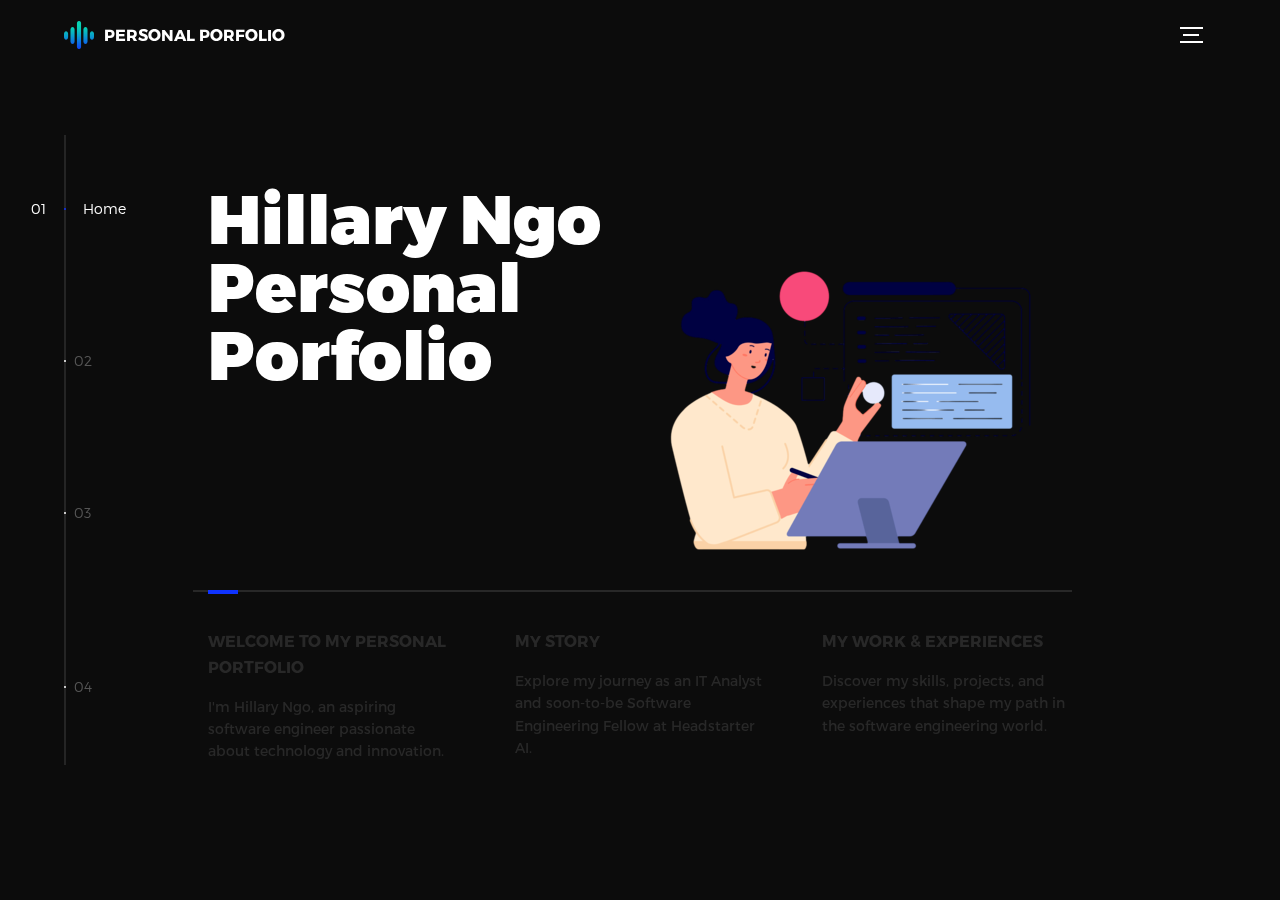
<file: HillaryPersonalPorfolio/index.html>
<!DOCTYPE html>
<html lang="en">
<head>
  <title>Personal Porfolio</title>
  <meta charset="utf-8">
  <meta name="viewport" content="width=device-width, initial-scale=1">
  <meta http-equiv="X-UA-Compatible" content="IE=edge">
  <meta name="description" content="HTML5 website template">
  <meta name="keywords" content="global, template, html, sass, jquery">
  <meta name="author" content="Bucky Maler">
  <link rel="stylesheet" href="assets/css/main.css">
</head>
<body>

<!-- notification for small viewports and landscape oriented smartphones -->
<div class="device-notification">
  <a class="device-notification--logo" href="#0">
    <img src="assets/img/logo.png" alt="Global">
    <p>Hillary's Porfolio</p>
  </a>
  <p class="device-notification--message">Thank you for checking out my personal portfolio. Hopefully, we will talk to each other soon!</p>
</div>

<div class="perspective effect-rotate-left">
  <div class="container"><div class="outer-nav--return"></div>
    <div id="viewport" class="l-viewport">
      <div class="l-wrapper">
        <header class="header">
          <a class="header--logo" href="#0">
            <img src="assets/img/logo.png" alt="Global">
            <p>Personal Porfolio</p>
          </a>
          <button class="header--cta cta">Contact Me</button>
          <div class="header--nav-toggle">
            <span></span>
          </div>
        </header>
        <nav class="l-side-nav">
          <ul class="side-nav">
            <li class="is-active"><span>Home</span></li>
            <li><span>Feature</span></li>
            <li><span>technology Used</span></li>
            <li><span>Contact</span></li>
          </ul>
        </nav>
        <ul class="l-main-content main-content">
          <li class="l-section section section--is-active">
            <div class="intro">
              <div class="intro--banner">
                <h1>Hillary Ngo<br>Personal<br>Porfolio</h1>
                <img src="assets/img/introduction-visual.png" alt="Welcome">
              </div>
              <div class="intro--options">
                <a href="#0">
                  <h3>Welcome to my personal portfolio</h3>
                  <p>I'm Hillary Ngo, an aspiring software engineer passionate about technology and innovation.</p>
                </a>
                <a href="#0">
                  <h3>My Story</h3>
                  <p>Explore my journey as an IT Analyst and soon-to-be Software Engineering Fellow at Headstarter AI.</p>
                </a>
                <a href="#0">
                  <h3>My work &amp; experiences</h3>
                  <p>Discover my skills, projects, and experiences that shape my path in the software engineering world.</p>
                </a>
              </div>
            </div>
          </li>
          <li class="l-section section">
            <div class="work">
              <h2>Feature</h2>
              <div class="work--lockup">
                <ul class="slider">
                  <li class="slider--item slider--item-left">
                    <a href="https://docs.google.com/document/d/1yLitEkkA09hI1ADBRvS2a_HHxzAeO4yOZ8hZ1AdTFXw/edit?usp=sharing">
                      <div class="slider--item-image">
                        <img src="assets/img/codeSetUp.jpg" alt="Experiences">
                      </div>
                      <p class="slider--item-title">Experiences: </p>
                      <p class="slider--item-description">
                      * IT Analyst | Knoell USA <br>
                         System analysis, troubleshooting, and improve performance. <br>
                      * SWE Fellowship @Headstarter AI <br>
                        Fellowship dedicated gainnign experience in software development. <br>
                      * click to view resume
                      </p>

                    </a>
                  </li>
                  <li class="slider--item slider--item-center">
                    <a href="https://www.linkedin.com/in/hillary-ngo/">
                      <div class="slider--item-image">
                        <img src="assets/img/profilePic.jpg" alt="About Me">
                      </div>
                      <p class="slider--item-title">About me </p>
                      <p class="slider--item-description">I am currently a second-year cs student based in Philadelphia, PA.<br>
                      I have a solid foundation in IT systems and information through internships, and work experiences.<br>
                      Currently, I am shifting my focus towards programming with a goal of becoming a proficient Software Engineer. 
                
                      </p>
                    </a>
                  </li>
                  <li class="slider--item slider--item-right">
                    <a href="#0">
                      <div class="slider--item-image">
                        <img src="assets/img/code.jpeg" alt="experiences">
                      </div>
                      <p class="slider--item-title">Proficient Langagues</p>
                      <p class="slider--item-description">Java Python C++ SWIFT <br> HTML CSS JavaScript.</p>
                    </a>
                  </li>
                </ul>
                <div class="slider--prev">
                  <svg version="1.1" id="Layer_1" xmlns="http://www.w3.org/2000/svg" xmlns:xlink="http://www.w3.org/1999/xlink" x="0px" y="0px"
                  viewBox="0 0 150 118" style="enable-background:new 0 0 150 118;" xml:space="preserve">
                  <g transform="translate(0.000000,118.000000) scale(0.100000,-0.100000)">
                    <path d="M561,1169C525,1155,10,640,3,612c-3-13,1-36,8-52c8-15,134-145,281-289C527,41,562,10,590,10c22,0,41,9,61,29
                    c55,55,49,64-163,278L296,510h575c564,0,576,0,597,20c46,43,37,109-18,137c-19,10-159,13-590,13l-565,1l182,180
                    c101,99,187,188,193,199c16,30,12,57-12,84C631,1174,595,1183,561,1169z"/>
                  </g>
                  </svg>
                </div>
                <div class="slider--next">
                  <svg version="1.1" id="Layer_1" xmlns="http://www.w3.org/2000/svg" xmlns:xlink="http://www.w3.org/1999/xlink" x="0px" y="0px" viewBox="0 0 150 118" style="enable-background:new 0 0 150 118;" xml:space="preserve">
                  <g transform="translate(0.000000,118.000000) scale(0.100000,-0.100000)">
                    <path d="M870,1167c-34-17-55-57-46-90c3-15,81-100,194-211l187-185l-565-1c-431,0-571-3-590-13c-55-28-64-94-18-137c21-20,33-20,597-20h575l-192-193C800,103,794,94,849,39c20-20,39-29,61-29c28,0,63,30,298,262c147,144,272,271,279,282c30,51,23,60-219,304C947,1180,926,1196,870,1167z"/>
                  </g>
                  </svg>
                </div>
              </div>
            </div>
          </li>
          <li class="l-section section">
            <div class="about">
              <div class="about--banner">
                <h2>Goals<br>and current <br>visions</h2>
                <a href="mailto:hillngo015@gmail.com">Contact
                  <span>
                    <svg version="1.1" id="Layer_1" xmlns="http://www.w3.org/2000/svg" xmlns:xlink="http://www.w3.org/1999/xlink" x="0px" y="0px" viewBox="0 0 150 118" style="enable-background:new 0 0 150 118;" xml:space="preserve">
                    <g transform="translate(0.000000,118.000000) scale(0.100000,-0.100000)">
                      <path d="M870,1167c-34-17-55-57-46-90c3-15,81-100,194-211l187-185l-565-1c-431,0-571-3-590-13c-55-28-64-94-18-137c21-20,33-20,597-20h575l-192-193C800,103,794,94,849,39c20-20,39-29,61-29c28,0,63,30,298,262c147,144,272,271,279,282c30,51,23,60-219,304C947,1180,926,1196,870,1167z"/>
                    </g>
                    </svg>
                  </span>
                </a>
                <img src="assets/img/about-visual.png" alt="About Us">
              </div>
              <div class="about--options">
                <a href="#0">
                  <h3>Goal</h3>
                </a>
                <a href="#0">
                  <h3>Visions</h3>
                </a>
                <a href="#0">
                  <h3>Progress</h3>
                </a>
              </div>
            </div>
          </li>
          <li class="l-section section">
            <div class="contact">
              <div class="contact--lockup">
                <div class="modal">
                  <div class="modal--information">
                    <p>My Contact</p>
                    <a href="mailto:hillngo015@gmail.com">hillngo015@gmail.com</a>
                    <a href="tel:+12679823529">+1 267-982-3529</a>
                  </div>
                  <ul class="modal--options">
                    <li><a href="mailto:hillngo015@gmail.com">Contact Me</a></li>
                  </ul>
                </div>
              </div>
            </div>
          </li>
        </ul>
      </div>
    </div>
  </div>
  <ul class="outer-nav">
    <li class="is-active">Home</li>
    <li>Feature</li>
    <li>About</li>
    <li>Contact</li>
  </ul>
</div>

<script src="https://ajax.googleapis.com/ajax/libs/jquery/2.2.4/jquery.min.js"></script>
<script>window.jQuery || document.write('<script src="assets/js/vendor/jquery-2.2.4.min.js"><\/script>')</script>
<script src="assets/js/functions-min.js"></script>
</body>
</html>
</file>
<file: HillaryPersonalPorfolio/assets/css/main.css>
@font-face{font-family:'Montserrat';src:url("fonts/Montserrat-Black.eot");src:local("☺"),url("fonts/Montserrat-Black.woff") format("woff"),url("fonts/Montserrat-Black.ttf") format("truetype"),url("fonts/Montserrat-Black.svg") format("svg");font-weight:900;font-style:normal}@font-face{font-family:'Montserrat';src:url("fonts/Montserrat-Bold.eot");src:local("☺"),url("fonts/Montserrat-Bold.woff") format("woff"),url("fonts/Montserrat-Bold.ttf") format("truetype"),url("fonts/Montserrat-Bold.svg") format("svg");font-weight:700;font-style:normal}@font-face{font-family:'Montserrat';src:url("fonts/Montserrat-Regular.eot");src:local("☺"),url("fonts/Montserrat-Regular.woff") format("woff"),url("fonts/Montserrat-Regular.ttf") format("truetype"),url("fonts/Montserrat-Regular.svg") format("svg");font-weight:400;font-style:normal}@font-face{font-family:'Montserrat';src:url("fonts/Montserrat-Light.eot");src:local("☺"),url("fonts/Montserrat-Light.woff") format("woff"),url("fonts/Montserrat-Light.ttf") format("truetype"),url("fonts/Montserrat-Light.svg") format("svg");font-weight:300;font-style:normal}/*! normalize.css v3.0.2 | MIT License | git.io/normalize */html{font-family:sans-serif;-ms-text-size-adjust:100%;-webkit-text-size-adjust:100%}body{margin:0}article,aside,details,figcaption,figure,footer,header,hgroup,main,menu,nav,section,summary{display:block}audio,canvas,progress,video{display:inline-block;vertical-align:baseline}audio:not([controls]){display:none;height:0}[hidden],template{display:none}a{background-color:transparent}a:active,a:hover{outline:0}abbr[title]{border-bottom:1px dotted}b,strong{font-weight:bold}dfn{font-style:italic}h1{font-size:2em;margin:0.67em 0}mark{background:#ff0;color:#000}small{font-size:80%}sub,sup{font-size:75%;line-height:0;position:relative;vertical-align:baseline}sup{top:-0.5em}sub{bottom:-0.25em}img{border:0}svg:not(:root){overflow:hidden}figure{margin:1em 40px}hr{box-sizing:content-box;height:0}pre{overflow:auto}code,kbd,pre,samp{font-family:monospace, monospace;font-size:1em}button,input,optgroup,select,textarea{color:inherit;font:inherit;margin:0}button{overflow:visible}button,select{text-transform:none}button,html input[type="button"],input[type="reset"],input[type="submit"]{-webkit-appearance:button;cursor:pointer}button[disabled],html input[disabled]{cursor:default}button::-moz-focus-inner,input::-moz-focus-inner{border:0;padding:0}input{line-height:normal}input[type="checkbox"],input[type="radio"]{box-sizing:border-box;padding:0}input[type="number"]::-webkit-inner-spin-button,input[type="number"]::-webkit-outer-spin-button{height:auto}input[type="search"]{-webkit-appearance:textfield;box-sizing:content-box}input[type="search"]::-webkit-search-cancel-button,input[type="search"]::-webkit-search-decoration{-webkit-appearance:none}fieldset{border:1px solid #c0c0c0;margin:0 2px;padding:0.35em 0.625em 0.75em}legend{border:0;padding:0}textarea{overflow:auto}optgroup{font-weight:bold}table{border-collapse:collapse;border-spacing:0}td,th{padding:0}::-moz-selection{background:#FFF498}::selection{background:#FFF498}::-moz-selection{background:#FFF498}img::-moz-selection{background:transparent}img::selection{background:transparent}img::-moz-selection{background:transparent}body{-webkit-tap-highlight-color:#FFF498}body{background-color:#0c0c0c;font-size:14px;line-height:1.6;font-family:"Montserrat",sans-serif;color:#fff;-webkit-font-smoothing:antialiased;-webkit-text-size-adjust:100%}.l-viewport{position:relative;width:100%;height:100vh;box-shadow:0 0 45px 5px rgba(0,0,0,0.85);overflow:hidden}.l-wrapper{position:relative;width:1440px;max-width:90%;height:100%;margin:0 auto}.l-side-nav{position:absolute;left:0;display:-webkit-box;display:-webkit-flex;display:-ms-flexbox;display:flex;height:100%;-webkit-box-align:center;-webkit-align-items:center;-ms-flex-align:center;align-items:center}.l-side-nav::before{content:"";position:absolute;top:50%;left:0;-webkit-transform:translateY(-50%);transform:translateY(-50%);width:2px;height:70%;max-height:750px;background-color:#555;opacity:.35;z-index:10}@media (max-width: 1180px){.l-side-nav{display:none}}.l-main-content{position:relative;width:100%;height:100%;margin:0;padding:0;list-style:none}.l-section{position:absolute;width:100%;height:100%}.device-notification{display:none;position:fixed;top:0;left:0;width:100%;height:100%;-webkit-box-orient:vertical;-webkit-box-direction:normal;-webkit-flex-direction:column;-ms-flex-direction:column;flex-direction:column;-webkit-box-align:center;-webkit-align-items:center;-ms-flex-align:center;-ms-grid-row-align:center;align-items:center;-webkit-box-pack:center;-webkit-justify-content:center;-ms-flex-pack:center;justify-content:center;background-color:#0c0c0c;z-index:12}.device-notification--logo{display:-webkit-box;display:-webkit-flex;display:-ms-flexbox;display:flex;-webkit-box-align:center;-webkit-align-items:center;-ms-flex-align:center;align-items:center;text-decoration:none;color:#fff}.device-notification--logo p{margin:0 0 0 10px;font-size:16px;font-weight:700;text-transform:uppercase}.device-notification--message{width:70%;margin:30px 0 0 0;font-weight:700;text-align:center}@media (max-width: 767px) and (min-width: 601px) and (max-height: 680px){.device-notification{display:-webkit-box;display:-webkit-flex;display:-ms-flexbox;display:flex}}@media (max-width: 600px) and (min-width: 480px) and (max-height: 580px){.device-notification{display:-webkit-box;display:-webkit-flex;display:-ms-flexbox;display:flex}}@media (max-width: 736px) and (min-width: 360px) and (orientation: landscape){.device-notification{display:-webkit-box;display:-webkit-flex;display:-ms-flexbox;display:flex}}@media(max-width: 359px){.device-notification{display:-webkit-box;display:-webkit-flex;display:-ms-flexbox;display:flex}}.section{opacity:0;visibility:hidden;-webkit-transition:opacity .4s ease-in-out,visibility 0s .4s;transition:opacity .4s ease-in-out,visibility 0s .4s}.section--is-active{opacity:1;visibility:visible;z-index:1;-webkit-transition:opacity .4s ease-in-out .4s;transition:opacity .4s ease-in-out .4s}.section--next{-webkit-transform:translateY(-45px);transform:translateY(-45px);-webkit-transition:-webkit-transform .4s ease-in-out;transition:-webkit-transform .4s ease-in-out;transition:transform .4s ease-in-out;transition:transform .4s ease-in-out, -webkit-transform .4s ease-in-out}.section--prev{-webkit-transform:translateY(45px);transform:translateY(45px);-webkit-transition:-webkit-transform .4s ease-in-out;transition:-webkit-transform .4s ease-in-out;transition:transform .4s ease-in-out;transition:transform .4s ease-in-out, -webkit-transform .4s ease-in-out}.header{position:absolute;top:0;left:0;display:-webkit-box;display:-webkit-flex;display:-ms-flexbox;display:flex;width:100%;height:70px;-webkit-box-align:center;-webkit-align-items:center;-ms-flex-align:center;align-items:center;-webkit-box-pack:justify;-webkit-justify-content:space-between;-ms-flex-pack:justify;justify-content:space-between;z-index:10}.header--logo{display:-webkit-box;display:-webkit-flex;display:-ms-flexbox;display:flex;-webkit-box-align:center;-webkit-align-items:center;-ms-flex-align:center;align-items:center;text-decoration:none;color:#fff}.header--logo p{margin:0 0 0 10px;font-size:16px;font-weight:700;text-transform:uppercase}.header--nav-toggle{display:-webkit-box;display:-webkit-flex;display:-ms-flexbox;display:flex;width:50px;height:50px;-webkit-box-orient:vertical;-webkit-box-direction:normal;-webkit-flex-direction:column;-ms-flex-direction:column;flex-direction:column;-webkit-box-align:center;-webkit-align-items:center;-ms-flex-align:center;align-items:center;-webkit-box-pack:center;-webkit-justify-content:center;-ms-flex-pack:center;justify-content:center;cursor:pointer}.header--nav-toggle span,.header--nav-toggle::before,.header--nav-toggle::after{content:"";position:relative;width:16px;height:2px;background-color:#fff}.header--nav-toggle::before{bottom:5px;width:23px}.header--nav-toggle::after{top:5px;width:23px}.header--cta{position:absolute;top:50%;left:50%;-webkit-transform:translate(-50%, -50%);transform:translate(-50%, -50%);padding:0 20px;line-height:30px;text-decoration:none;color:#fff;font-weight:700;text-transform:uppercase;background-color:#0f33ff;border:none;opacity:0;visibility:hidden;-webkit-transition:opacity .4s ease-in-out,visibility 0s .4s;transition:opacity .4s ease-in-out,visibility 0s .4s}.header--cta:focus{outline:none}.header--cta.is-active{opacity:1;visibility:visible;-webkit-transition:opacity .4s ease-in-out .4s;transition:opacity .4s ease-in-out .4s}@media (max-width: 767px){.header--cta{display:none}}.side-nav{position:relative;display:-webkit-box;display:-webkit-flex;display:-ms-flexbox;display:flex;width:100px;height:70%;max-height:750px;-webkit-box-orient:vertical;-webkit-box-direction:normal;-webkit-flex-direction:column;-ms-flex-direction:column;flex-direction:column;-webkit-justify-content:space-around;-ms-flex-pack:distribute;justify-content:space-around;margin:0;padding:0;list-style-position:inside;z-index:10}.side-nav>li{position:relative;top:-5px;color:#fff;font-size:6px;cursor:pointer}.side-nav>li span{position:relative;top:3px;left:10px;color:#fff;font-size:14px;font-weight:300;opacity:0;visibility:hidden}.side-nav>li::before{position:absolute;top:3px;left:10px;color:#555;font-size:14px;font-weight:300}.side-nav li:nth-child(1)::before{content:"01"}.side-nav li:nth-child(2)::before{content:"02"}.side-nav li:nth-child(3)::before{content:"03"}.side-nav li:nth-child(4)::before{content:"04"}.side-nav li:nth-child(5)::before{content:"05"}.side-nav li.is-active{color:#0f33ff;-webkit-transition:color .4s ease-in-out;transition:color .4s ease-in-out}.side-nav li.is-active span{opacity:1;visibility:visible;-webkit-transition:opacity .4s ease-in-out;transition:opacity .4s ease-in-out}.side-nav li.is-active::before{left:-33px;color:#fff}.intro{position:relative;display:-webkit-box;display:-webkit-flex;display:-ms-flexbox;display:flex;width:900px;max-width:75%;height:100%;-webkit-box-orient:vertical;-webkit-box-direction:normal;-webkit-flex-direction:column;-ms-flex-direction:column;flex-direction:column;-webkit-box-pack:center;-webkit-justify-content:center;-ms-flex-pack:center;justify-content:center;margin:0 auto}@media (max-width: 1180px){.intro{max-width:100%}}.intro--banner{position:relative;height:475px}.intro--banner::before{content:"";position:absolute;bottom:20px;left:-15px;right:0;height:2px;background-color:#282828}.intro--banner::after{content:"";position:absolute;bottom:18px;left:0;width:30px;height:4px;background-color:#0f33ff}.intro--banner h1{position:relative;font-size:68px;font-weight:900;line-height:1;z-index:1}.intro--banner button{position:relative;padding:5px 17px 5px 12px;font-weight:700;text-transform:uppercase;background-color:transparent;border:none}.intro--banner button .btn-background{position:absolute;top:0;left:23px;right:0;height:100%;background-color:#0f33ff;z-index:-1;-webkit-transition:left .2s ease-in-out;transition:left .2s ease-in-out}.intro--banner button:hover .btn-background{left:0}.intro--banner button:focus{outline:none}.intro--banner button svg{position:relative;left:5px;width:15px;fill:#fff}.intro--banner img{position:absolute;bottom:21px;right:-12px}.intro--options{display:-webkit-box;display:-webkit-flex;display:-ms-flexbox;display:flex;-webkit-box-pack:justify;-webkit-justify-content:space-between;-ms-flex-pack:justify;justify-content:space-between;margin:0;padding:0;list-style:none}.intro--options>a{max-width:250px;text-decoration:none;color:#282828;-webkit-transition:color .2s ease-in-out;transition:color .2s ease-in-out}.intro--options>a:hover{color:#fff}.intro--options h3{font-size:16px;text-transform:uppercase}.intro--options p{margin-bottom:0}@media (max-width: 900px){.intro--banner{height:380px}.intro--banner h1{font-size:55px}.intro--banner img{width:430px}.intro--options>a{margin-right:30px}.intro--options>a:last-child{margin-right:0}}@media (max-width: 767px){.intro--banner{height:305px}.intro--banner h1{font-size:44px}.intro--banner img{width:330px}.intro--options{display:block}.intro--options>a{display:block;max-width:100%;margin:0 0 30px 0}.intro--options>a:last-child{margin-bottom:0}}@media (max-width: 600px){.intro--banner{height:360px}.intro--banner h1{font-size:55px}.intro--banner img{display:none}}@media (max-width: 600px) and (max-height: 750px){.intro--banner{height:auto}.intro--banner::before,.intro--banner::after{display:none}.intro--banner h1{margin-top:0}.intro--options{display:none}}.work{position:relative;display:-webkit-box;display:-webkit-flex;display:-ms-flexbox;display:flex;width:960px;max-width:80%;height:100%;-webkit-box-orient:vertical;-webkit-box-direction:normal;-webkit-flex-direction:column;-ms-flex-direction:column;flex-direction:column;-webkit-box-pack:center;-webkit-justify-content:center;-ms-flex-pack:center;justify-content:center;margin:0 auto}@media (max-width: 1180px){.work{max-width:100%}}.work h2{margin:0 0 20px 0;font-size:30px;text-align:center}.work--lockup{position:relative}.work--lockup .slider{position:relative;display:-webkit-box;display:-webkit-flex;display:-ms-flexbox;display:flex;width:80%;margin:0 auto;padding:0;list-style:none}.work--lockup .slider--item{position:absolute;display:none;text-align:center}.work--lockup .slider--item a{text-decoration:none;color:#858585}.work--lockup .slider--item-title{margin-top:10px;font-size:12px;font-weight:700;text-transform:uppercase}.work--lockup .slider--item-description{display:none;max-width:250px;margin:0 auto}.work--lockup .slider--item-image{width:150px;height:150px;margin:0 auto;border-radius:50%;overflow:hidden}.work--lockup .slider--item-image img{width:100%}.work--lockup .slider--item-left{top:50%;left:0;-webkit-transform:translateY(-50%);transform:translateY(-50%);display:block}.work--lockup .slider--item-right{top:50%;right:0;-webkit-transform:translateY(-50%);transform:translateY(-50%);display:block}.work--lockup .slider--item-center{position:relative;top:30px;left:50%;-webkit-transform:translateX(-50%);transform:translateX(-50%);display:block}.work--lockup .slider--item-center a{color:#fff}.work--lockup .slider--item-center .slider--item-title{margin-top:25px;font-size:16px}.work--lockup .slider--item-center .slider--item-description{display:block}.work--lockup .slider--item-center .slider--item-image{width:300px;height:300px}.work--lockup .slider--next,.work--lockup .slider--prev{position:absolute;top:160px;display:-webkit-box;display:-webkit-flex;display:-ms-flexbox;display:flex;width:50px;height:50px;-webkit-box-align:center;-webkit-align-items:center;-ms-flex-align:center;align-items:center;-webkit-box-pack:center;-webkit-justify-content:center;-ms-flex-pack:center;justify-content:center;background-color:#282828;border-radius:50%;cursor:pointer}.work--lockup .slider--next svg,.work--lockup .slider--prev svg{width:20px;fill:#fff}.work--lockup .slider--next{right:0}.work--lockup .slider--prev{left:0}@media (max-width: 900px){.work--lockup .slider--item-image{width:120px;height:120px}.work--lockup .slider--item-center .slider--item-image{width:240px;height:240px}.work--lockup .slider--next,.work--lockup .slider--prev{top:130px}}@media (max-width: 767px){.work--lockup .slider{width:75%}.work--lockup .slider--item-image{width:90px;height:90px}.work--lockup .slider--item-center .slider--item-image{width:190px;height:190px}.work--lockup .slider--next,.work--lockup .slider--prev{top:105px}}@media (max-width: 600px){.work--lockup .slider{width:auto}.work--lockup .slider--item-left,.work--lockup .slider--item-right{display:none}}.about{position:relative;display:-webkit-box;display:-webkit-flex;display:-ms-flexbox;display:flex;width:900px;max-width:75%;height:100%;-webkit-box-orient:vertical;-webkit-box-direction:normal;-webkit-flex-direction:column;-ms-flex-direction:column;flex-direction:column;-webkit-box-pack:center;-webkit-justify-content:center;-ms-flex-pack:center;justify-content:center;margin:0 auto}@media (max-width: 1180px){.about{max-width:100%}}.about--banner{position:relative;height:475px}.about--banner::before{content:"";position:absolute;top:20px;left:200px;-webkit-transform:rotate(-25deg);transform:rotate(-25deg);border:5px solid #0f33ff;border-right-color:transparent;border-bottom-color:transparent}.about--banner::after{content:"";position:absolute;top:75px;left:400px;-webkit-transform:rotate(45deg);transform:rotate(45deg);width:10px;height:10px;background-color:#0f33ff}.about--banner h2{position:relative;margin-top:35px;font-size:68px;font-weight:900;line-height:1;z-index:1}.about--banner h2::before{content:"";position:absolute;top:60px;left:268px;width:30px;height:30px;background-color:#0f33ff;border-radius:50%}.about--banner h2::after{content:"";position:absolute;top:255px;left:255px;width:10px;height:10px;background-color:#0f33ff}.about--banner a{padding:5px 17px 5px 0;text-decoration:none;color:#fff;font-weight:700;text-transform:uppercase;background-color:transparent}.about--banner a:hover svg{left:10px}.about--banner a svg{position:relative;left:5px;width:15px;fill:#fff;-webkit-transition:left .2s ease-in-out;transition:left .2s ease-in-out}.about--banner img{position:absolute;bottom:-90px;right:-12px}.about--options{display:-webkit-box;display:-webkit-flex;display:-ms-flexbox;display:flex;max-width:600px;-webkit-box-pack:justify;-webkit-justify-content:space-between;-ms-flex-pack:justify;justify-content:space-between;margin:0;padding:0;list-style:none}.about--options>a{position:relative;width:150px;height:75px;text-decoration:none;color:#fff;border:10px solid #0f33ff;background-position:center;background-size:cover;background-repeat:no-repeat}.about--options>a:nth-child(1){background-image:url("../img/paperPlaneIcon.jpg")}.about--options>a:nth-child(2){background-image:url("../img/converted_image.png")}.about--options>a:nth-child(3){background-image:url("../img/progressIcon.jpg")}.about--options>a:hover h3{bottom:-50px}.about--options h3{position:absolute;bottom:-38px;left:10px;font-size:16px;text-transform:uppercase;-webkit-transition:bottom .2s ease-in-out,left .2s ease-in-out;transition:bottom .2s ease-in-out,left .2s ease-in-out}@media (max-width: 767px){.about--banner{height:305px}.about--banner::before{top:0;left:125px}.about--banner::after{top:35px;left:260px}.about--banner h2{margin-top:10px;font-size:44px}.about--banner h2::before{top:28px;left:168px}.about--banner h2::after{top:163px;left:163px}.about--banner img{width:315px}}@media (max-width: 600px){.about--banner{height:auto}.about--banner::before{left:155px}.about--banner::after{left:310px}.about--banner h2{margin-top:0;font-size:55px}.about--banner h2::before{top:43px;left:214px}.about--banner h2::after{top:205px;left:205px}.about--banner img{display:none}.about--options{display:none}}.contact{position:fixed;top:0;left:0;width:100%;height:100%;background-image:url("../img/contacVisual.png");background-position:center;background-size:cover;background-repeat:no-repeat}.contact--lockup{position:relative;display:-webkit-box;display:-webkit-flex;display:-ms-flexbox;display:flex;width:900px;max-width:75%;height:100%;-webkit-box-align:center;-webkit-align-items:center;-ms-flex-align:center;align-items:center;-webkit-box-pack:end;-webkit-justify-content:flex-end;-ms-flex-pack:end;justify-content:flex-end;margin:0 auto}@media (max-width: 1180px){.contact--lockup{max-width:90%}}@media (max-width: 767px){.contact--lockup{-webkit-box-pack:center;-webkit-justify-content:center;-ms-flex-pack:center;justify-content:center}}.contact--lockup .modal{padding:45px 45px;text-align:center;background-color:#0c0c0c;box-shadow:0 0 30px 0 rgba(0,0,0,0.75)}.contact--lockup .modal--information p,.contact--lockup .modal--information a{display:block;margin:14px 0;text-decoration:none;color:#fff;font-weight:700}.contact--lockup .modal--information p{margin-top:0}.contact--lockup .modal--options{margin:0;padding:0;list-style:none}.contact--lockup .modal--options>li{width:130px;margin:0 auto 25px auto}.contact--lockup .modal--options li:nth-child(1){background-color:#1769ff}.contact--lockup .modal--options li:nth-child(2){background-color:#ea4c89}.contact--lockup .modal--options li:nth-child(3){margin-bottom:0;background-color:#0f33ff;text-transform:uppercase}.contact--lockup .modal--options a{display:block;width:100%;padding:8px 0;text-decoration:none;color:#fff;font-weight:700}.hire{position:relative;display:-webkit-box;display:-webkit-flex;display:-ms-flexbox;display:flex;width:700px;max-width:75%;height:100%;-webkit-box-orient:vertical;-webkit-box-direction:normal;-webkit-flex-direction:column;-ms-flex-direction:column;flex-direction:column;-webkit-box-pack:center;-webkit-justify-content:center;-ms-flex-pack:center;justify-content:center;margin:0 auto}@media (max-width: 1180px){.hire{max-width:100%}}.hire h2{margin:0 0 20px 0;font-size:30px;text-align:center}.work-request{display:-webkit-box;display:-webkit-flex;display:-ms-flexbox;display:flex;width:100%;-webkit-box-orient:vertical;-webkit-box-direction:normal;-webkit-flex-direction:column;-ms-flex-direction:column;flex-direction:column;-webkit-box-align:center;-webkit-align-items:center;-ms-flex-align:center;align-items:center;color:#fff}.work-request input[type="submit"]{width:400px;max-width:100%;line-height:50px;font-size:16px;font-weight:700;text-transform:uppercase;background-color:#0f33ff;border:none;border-radius:0}.work-request input[type="submit"]:focus{outline:none}.work-request--options{display:-webkit-box;display:-webkit-flex;display:-ms-flexbox;display:flex;width:100%;-webkit-box-orient:vertical;-webkit-box-direction:normal;-webkit-flex-direction:column;-ms-flex-direction:column;flex-direction:column;-webkit-box-align:center;-webkit-align-items:center;-ms-flex-align:center;align-items:center;margin:30px 0}.work-request--options .options-a{display:-webkit-box;display:-webkit-flex;display:-ms-flexbox;display:flex;width:100%;-webkit-box-pack:justify;-webkit-justify-content:space-between;-ms-flex-pack:justify;justify-content:space-between}.work-request--options .options-b{display:-webkit-box;display:-webkit-flex;display:-ms-flexbox;display:flex;width:72%;-webkit-flex-wrap:wrap;-ms-flex-wrap:wrap;flex-wrap:wrap;-webkit-justify-content:space-around;-ms-flex-pack:distribute;justify-content:space-around}.work-request--options label{display:block;width:200px;margin-bottom:30px;line-height:50px;font-size:16px;font-weight:700;text-align:center;border:2px solid #fff;cursor:pointer;-webkit-transition:background-color .2s ease-in-out,border-color .2s ease-in-out;transition:background-color .2s ease-in-out,border-color .2s ease-in-out}.work-request--options label svg{position:relative;left:-5px;width:0;fill:#fff;-webkit-transition:width .2s ease-in-out;transition:width .2s ease-in-out}.work-request--options input[type="checkbox"]{display:none}.work-request--options input[type="checkbox"]:checked+label{background-color:#0f33ff;border-color:#0f33ff}.work-request--options input[type="checkbox"]:checked+label svg{width:15px}.work-request--information{display:-webkit-box;display:-webkit-flex;display:-ms-flexbox;display:flex;width:100%;-webkit-box-pack:justify;-webkit-justify-content:space-between;-ms-flex-pack:justify;justify-content:space-between;margin-bottom:60px}.work-request--information .information-name,.work-request--information .information-email{position:relative;width:45%;height:50px;font-size:30px;font-weight:300}.work-request--information input[type="text"],.work-request--information input[type="email"]{width:100%;padding:0 0 5px 0;background-color:transparent;border:none;border-bottom:1px solid #fff;border-radius:0}.work-request--information input[type="text"]:focus,.work-request--information input[type="email"]:focus{outline:none;background-color:#0c0c0c}.work-request--information label{position:absolute;top:0;left:0;pointer-events:none;-webkit-transition:top .2s ease-in-out,font-size .2s ease-in-out;transition:top .2s ease-in-out,font-size .2s ease-in-out}.work-request--information input:focus+label,.work-request--information input.has-value+label{top:-15px;font-size:14px}@media (max-width: 767px){.work-request--options{-webkit-box-orient:horizontal;-webkit-box-direction:normal;-webkit-flex-direction:row;-ms-flex-direction:row;flex-direction:row;-webkit-justify-content:space-around;-ms-flex-pack:distribute;justify-content:space-around}.work-request--options .options-a,.work-request--options .options-b{display:block;width:auto}}@media (max-width: 600px){.work-request--options{margin:20px 0}}@media (max-width: 600px) and (max-width: 415px){.work-request--options{-webkit-box-pack:justify;-webkit-justify-content:space-between;-ms-flex-pack:justify;justify-content:space-between}}@media (max-width: 600px){.work-request--options label{width:150px;margin-bottom:15px;font-size:14px}.work-request--options input[type="checkbox"]:checked+label svg{width:12px}.work-request--information{margin-bottom:30px}.work-request--information .information-name,.work-request--information .information-email{height:40px;font-size:24px}}.perspective{position:relative;width:100%;height:100%;overflow:hidden}.perspective--modalview{position:fixed;-webkit-perspective:1500px;perspective:1500px}.container{position:relative;-webkit-transform:translateZ(0) translateX(0) rotateY(0deg);transform:translateZ(0) translateX(0) rotateY(0deg);min-height:100%;outline:30px solid #0f33ff;-webkit-transition:-webkit-transform .4s;transition:-webkit-transform .4s;transition:transform .4s;transition:transform .4s, -webkit-transform .4s}.modalview .container{position:absolute;width:100%;height:100%;overflow:hidden;-webkit-backface-visibility:hidden;backface-visibility:hidden}.effect-rotate-left .container{-webkit-transform-origin:0% 50%;transform-origin:0% 50%;-webkit-transition:-webkit-transform .4s;transition:-webkit-transform .4s;transition:transform .4s;transition:transform .4s, -webkit-transform .4s}.effect-rotate-left--animate .container{-webkit-transform:translateZ(-1800px) translateX(-50%) rotateY(45deg);transform:translateZ(-1800px) translateX(-50%) rotateY(45deg);outline:30px solid #0f33ff}.outer-nav{position:absolute;top:50%;left:55%;-webkit-transform:translateY(-50%);transform:translateY(-50%);-webkit-transform-style:preserve-3d;transform-style:preserve-3d;margin:0;padding:0;list-style:none;text-align:center;visibility:hidden;-webkit-transition:visibility 0s .2s;transition:visibility 0s .2s}.outer-nav.is-vis{visibility:visible}.outer-nav--return{position:absolute;top:0;left:0;width:100%;height:100%;display:none;cursor:pointer;z-index:11}.outer-nav--return.is-vis{display:block}.outer-nav>li{-webkit-transform-style:preserve-3d;transform-style:preserve-3d;-webkit-transform:translateX(350px) translateZ(-1000px);transform:translateX(350px) translateZ(-1000px);font-size:55px;font-weight:900;opacity:0;cursor:pointer;-webkit-transition:opacity .2s,-webkit-transform .2s;transition:opacity .2s,-webkit-transform .2s;transition:transform .2s,opacity .2s;transition:transform .2s,opacity .2s,-webkit-transform .2s}.outer-nav>li.is-vis{-webkit-transform:translateX(0) translateZ(0);transform:translateX(0) translateZ(0);opacity:1;-webkit-transition:opacity .4s,-webkit-transform .4s;transition:opacity .4s,-webkit-transform .4s;transition:transform .4s,opacity .4s;transition:transform .4s,opacity .4s,-webkit-transform .4s}.outer-nav>li::before{content:"";position:absolute;top:50%;left:50%;-webkit-transform:translate(-50%, -25%);transform:translate(-50%, -25%);width:110%;height:15px;opacity:0;background-color:#0f33ff}.outer-nav>li.is-active::before{opacity:1}@media (max-width: 767px){.outer-nav>li{font-size:44px}}@media (max-width: 600px){.outer-nav>li{font-size:34px}}.outer-nav li.is-vis:nth-child(2){-webkit-transition-delay:.04s;transition-delay:.04s}.outer-nav li.is-vis:nth-child(3){-webkit-transition-delay:.08s;transition-delay:.08s}.outer-nav li.is-vis:nth-child(4){-webkit-transition-delay:.12s;transition-delay:.12s}.outer-nav li.is-vis:nth-child(5){-webkit-transition-delay:.16s;transition-delay:.16s}
</file>
